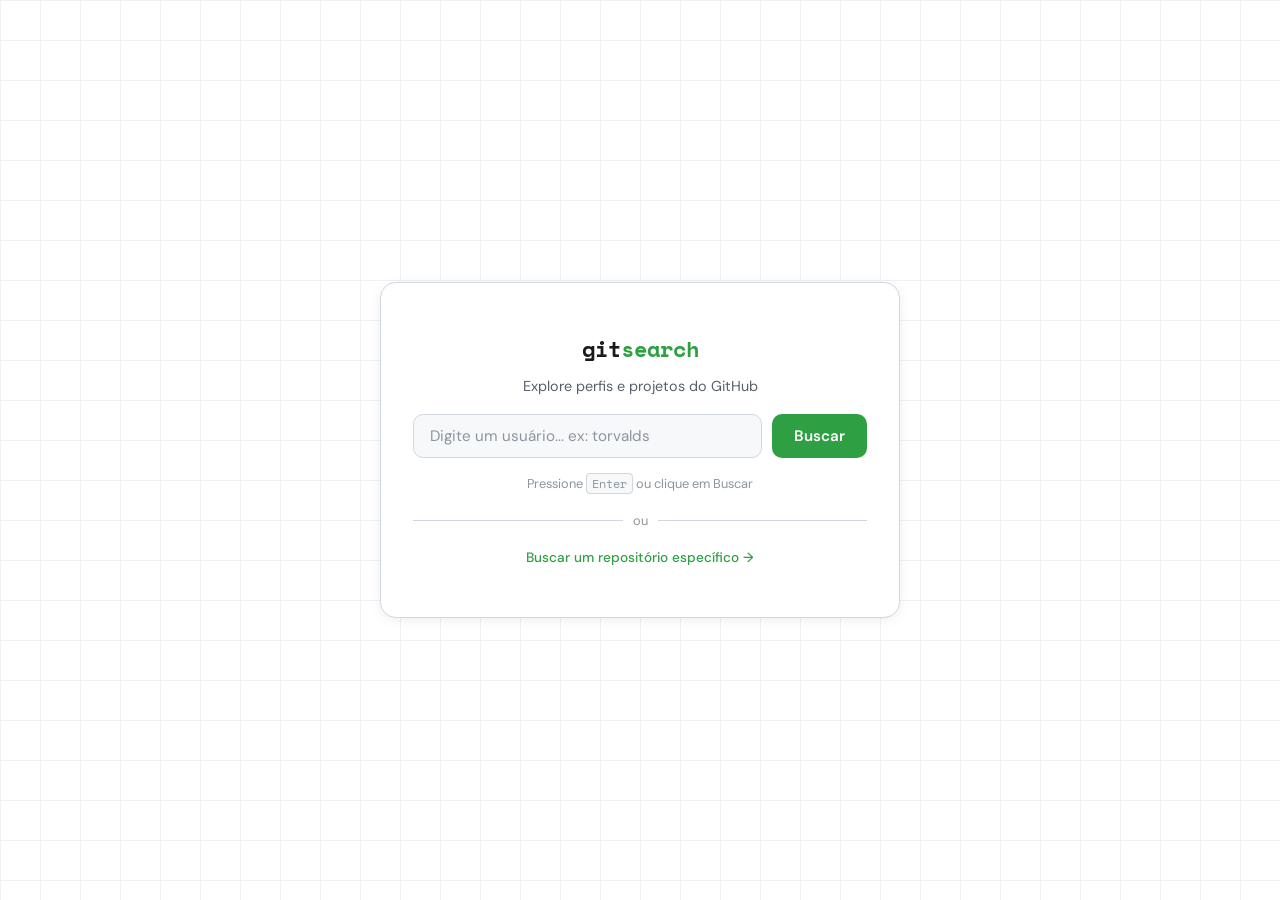
<file: src/main/resources/frontend/index.html>
<!DOCTYPE html>
<html lang="pt-BR">
<head>
  <meta charset="UTF-8">
  <meta name="viewport" content="width=device-width, initial-scale=1.0">
  <title>GitSearch</title>
  <link rel="preconnect" href="https://fonts.googleapis.com">
  <link href="https://fonts.googleapis.com/css2?family=Space+Mono:wght@400;700&family=DM+Sans:wght@400;500;600&display=swap" rel="stylesheet">
  <link rel="stylesheet" href="css/style.css">
</head>
<body class="search-page">

  <div class="search-container">

    <div class="brand">
      <span class="brand-git">git</span><span class="brand-search">search</span>
    </div>

    <p class="brand-sub">Explore perfis e projetos do GitHub</p>

    <div class="search-box">
      <input
        type="text"
        id="search-input"
        class="search-input"
        placeholder="Digite um usuário... ex: torvalds"
        autocomplete="off"
        spellcheck="false"
      >
      <button id="search-btn" class="search-btn">Buscar</button>
    </div>

    <p class="search-hint">Pressione <kbd>Enter</kbd> ou clique em Buscar</p>

    <p id="search-error" class="search-error hidden">Usuário não encontrado. Verifique o nome e tente novamente.</p>

    <div class="search-divider">ou</div>
    <a href="/repos.html" class="repo-search-link">Buscar um repositório específico →</a>

  </div>

  <div class="bg-grid"></div>

  <script src="js/search.js"></script>
</body>
</html>
</file>
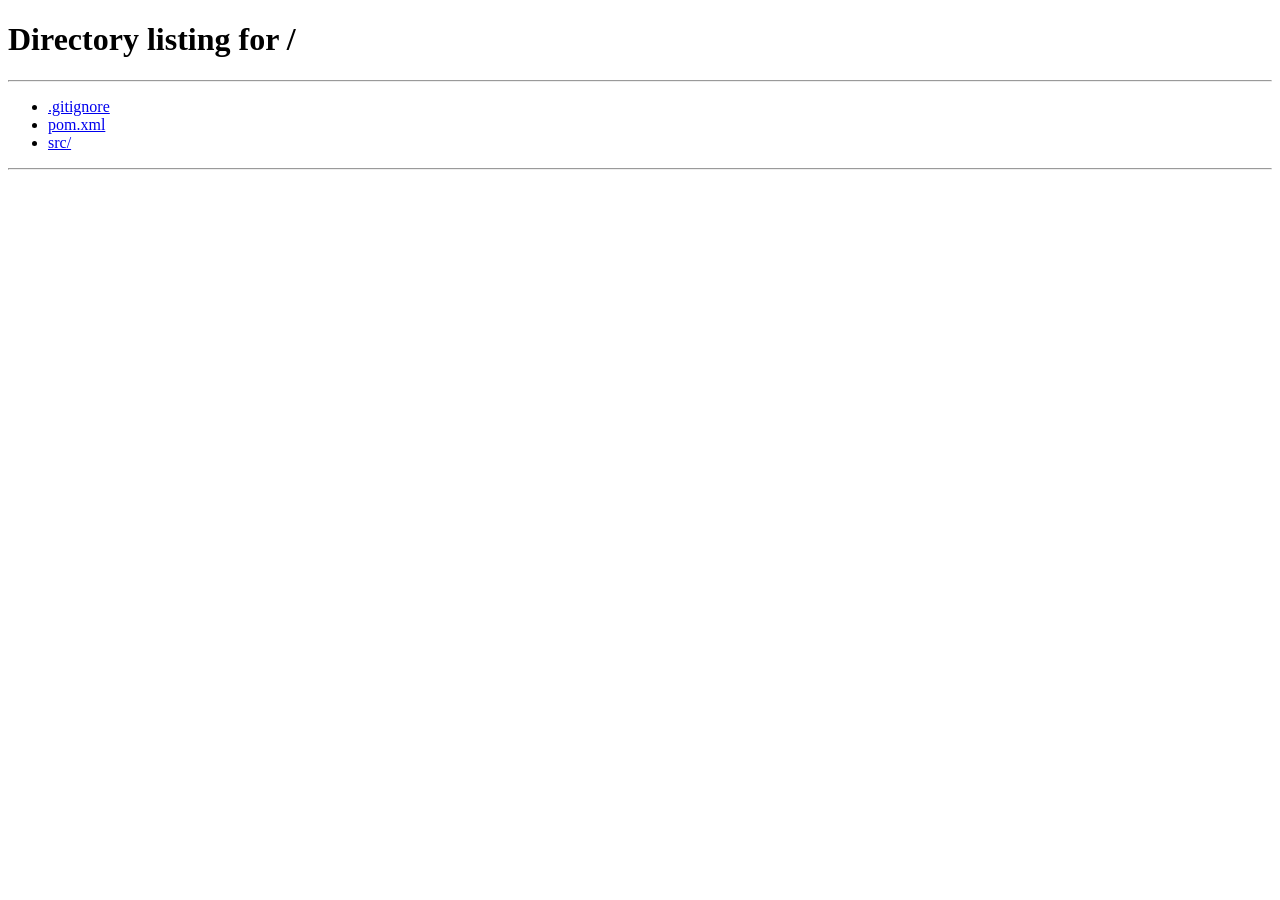
<file: src/main/resources/frontend/profile.html>
<!DOCTYPE html>
<html lang="pt-BR">
<head>
  <meta charset="UTF-8">
  <meta name="viewport" content="width=device-width, initial-scale=1.0">
  <title>GitSearch — Perfil</title>
  <link rel="preconnect" href="https://fonts.googleapis.com">
  <link href="https://fonts.googleapis.com/css2?family=Space+Mono:wght@400;700&family=DM+Sans:wght@400;500;600&display=swap" rel="stylesheet">
  <link rel="stylesheet" href="css/style.css">
</head>
<body class="profile-page">

  <!-- Header -->
  <header class="navbar">
    <a href="/" class="brand">
      <span class="brand-git">git</span><span class="brand-search">search</span>
    </a>
    <a href="/" class="back-btn">← Voltar</a>
  </header>

  <!-- Loader -->
  <div id="loader" class="loader">
    <div class="loader-spinner"></div>
    <p>Carregando perfil...</p>
  </div>

  <!-- Conteúdo principal -->
  <main id="content" class="profile-content hidden">
    <div class="profile-grid">

      <!-- Hero: avatar + info -->
      <section class="card hero-card">
        <img id="avatar" src="" alt="" class="avatar">
        <div class="hero-info">
          <h1 id="name" class="hero-name"></h1>
          <p id="login" class="hero-login"></p>
          <p id="bio" class="hero-bio"></p>
          <div class="hero-meta">
            <span id="location" class="meta-item hidden">
              <svg width="14" height="14" viewBox="0 0 16 16" fill="currentColor"><path d="M8 0a5.53 5.53 0 0 0-5.5 5.5c0 4.6 5.5 10.5 5.5 10.5s5.5-5.9 5.5-10.5A5.53 5.53 0 0 0 8 0zm0 8a2.5 2.5 0 1 1 0-5 2.5 2.5 0 0 1 0 5z"/></svg>
              <span id="location-text"></span>
            </span>
            <span id="company" class="meta-item hidden">
              <svg width="14" height="14" viewBox="0 0 16 16" fill="currentColor"><path d="M1 2.5A2.5 2.5 0 0 1 3.5 0h9A2.5 2.5 0 0 1 15 2.5v11a.5.5 0 0 1-.5.5H1.5a.5.5 0 0 1-.5-.5v-11z"/></svg>
              <span id="company-text"></span>
            </span>
            <a id="blog" class="meta-item hidden" target="_blank" rel="noopener">
              <svg width="14" height="14" viewBox="0 0 16 16" fill="currentColor"><path d="M4.715 6.542L3.343 7.914a3 3 0 1 0 4.243 4.243l1.828-1.829A3 3 0 0 0 8.586 5.5L8 6.086a1 1 0 0 0-.154.199 2 2 0 0 1 .861 3.337L6.88 11.45a2 2 0 1 1-2.83-2.83l.793-.792a4 4 0 0 1-.128-1.287z"/><path d="M6.586 4.672A3 3 0 0 0 7.414 9.5l.775-.776a2 2 0 0 1-.896-3.346L9.12 3.55a2 2 0 1 1 2.83 2.83l-.793.792c.112.42.155.855.128 1.287l1.372-1.372a3 3 0 1 0-4.243-4.243L6.586 4.672z"/></svg>
              <span id="blog-text"></span>
            </a>
          </div>
          <div class="hero-pills">
            <div class="pill"><span id="followers" class="pill-num"></span><span class="pill-lbl">seguidores</span></div>
            <div class="pill"><span id="following" class="pill-num"></span><span class="pill-lbl">seguindo</span></div>
            <div class="pill"><span id="public-repos" class="pill-num"></span><span class="pill-lbl">repositórios</span></div>
          </div>
        </div>
      </section>

      <!-- Stats -->
      <section class="stats-grid">
        <div class="stat-card">
          <span id="s-repos" class="stat-val">—</span>
          <span class="stat-lbl">Repositórios</span>
        </div>
        <div class="stat-card">
          <span id="s-stars" class="stat-val">—</span>
          <span class="stat-lbl">Stars recebidas</span>
        </div>
        <div class="stat-card">
          <span id="s-forks" class="stat-val">—</span>
          <span class="stat-lbl">Forks</span>
        </div>
        <div class="stat-card">
          <span id="s-langs" class="stat-val">—</span>
          <span class="stat-lbl">Linguagens</span>
        </div>
      </section>

      <!-- Linguagens -->
      <section class="card">
        <h2 class="card-title">Linguagens</h2>
        <div id="lang-bar" class="lang-bar"></div>
        <div id="lang-legend" class="lang-legend"></div>
      </section>

      <!-- Projetos em destaque -->
      <section class="card">
        <h2 class="card-title">Projetos em destaque</h2>
        <div id="projects-grid" class="projects-grid"></div>
      </section>

      <!-- Atividade recente -->
      <section class="card">
        <h2 class="card-title">Atividade recente</h2>
        <div id="activity-list" class="activity-list"></div>
      </section>

    </div>
  </main>

  <script src="js/profile.js"></script>
</body>
</html>
</file>
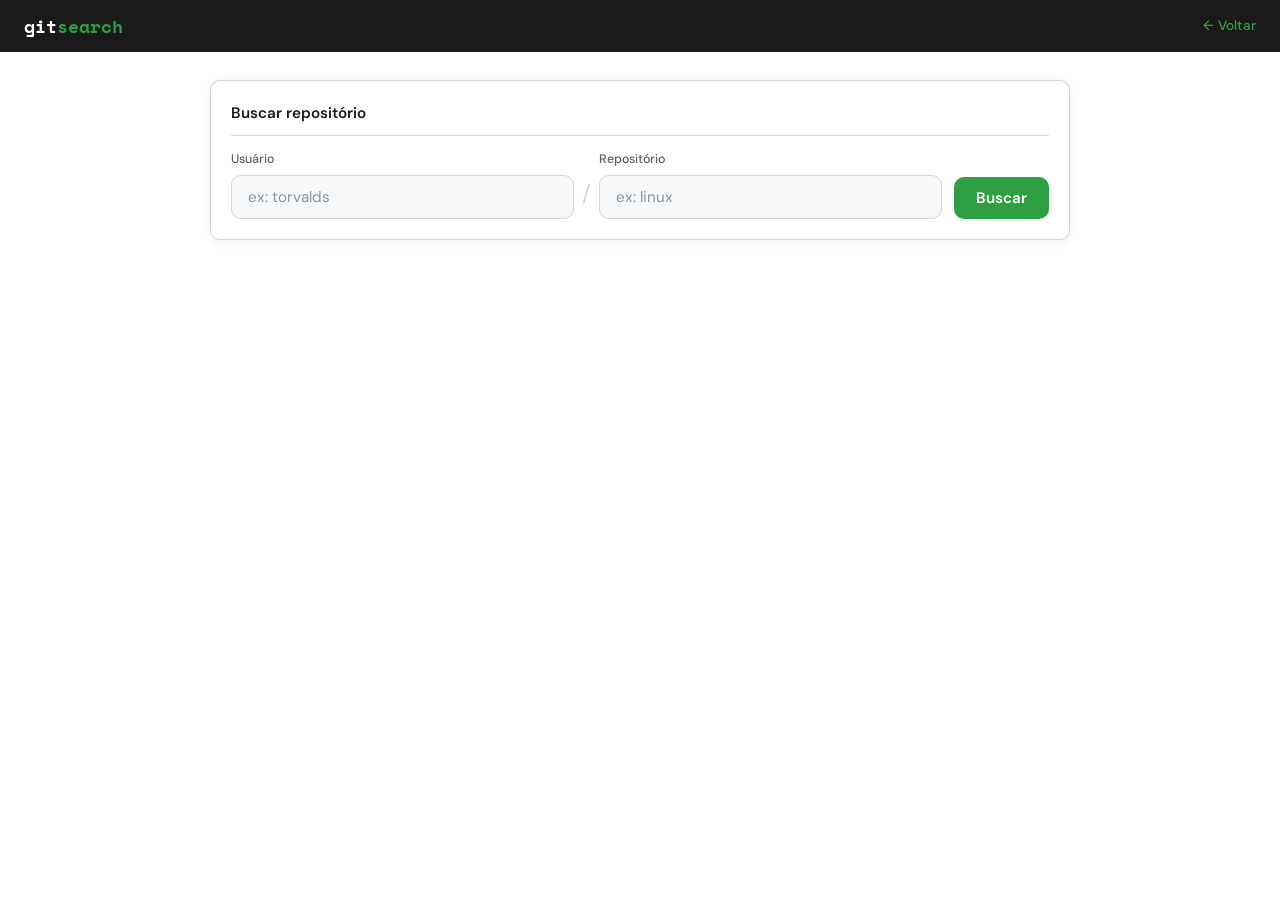
<file: src/main/resources/frontend/repos.html>
<!DOCTYPE html>
<html lang="pt-BR">
<head>
  <meta charset="UTF-8">
  <meta name="viewport" content="width=device-width, initial-scale=1.0">
  <title>GitSearch — Repositórios</title>
  <link rel="preconnect" href="https://fonts.googleapis.com">
  <link href="https://fonts.googleapis.com/css2?family=Space+Mono:wght@400;700&family=DM+Sans:wght@400;500;600&display=swap" rel="stylesheet">
  <link rel="stylesheet" href="css/style.css">
</head>
<body class="profile-page">

  <header class="navbar">
    <a href="/" class="brand">
      <span class="brand-git">git</span><span class="brand-search">search</span>
    </a>
    <a href="/" class="back-btn">← Voltar</a>
  </header>

  <main class="profile-content">
    <div class="profile-grid">

      <!-- Formulário de busca -->
      <section class="card">
        <h2 class="card-title">Buscar repositório</h2>
        <div class="repo-search-box">
          <div class="repo-search-fields">
            <div class="field-wrap">
              <label class="field-label" for="repo-user">Usuário</label>
              <input
                type="text"
                id="repo-user"
                class="search-input"
                placeholder="ex: torvalds"
                autocomplete="off"
                spellcheck="false"
              >
            </div>
            <span class="field-sep">/</span>
            <div class="field-wrap">
              <label class="field-label" for="repo-name">Repositório</label>
              <input
                type="text"
                id="repo-name"
                class="search-input"
                placeholder="ex: linux"
                autocomplete="off"
                spellcheck="false"
              >
            </div>
          </div>
          <button id="repo-btn" class="search-btn">Buscar</button>
        </div>
        <p id="repo-error" class="search-error hidden"></p>
      </section>

      <!-- Resultado -->
      <div id="repo-result" class="hidden">

        <section class="card repo-result-card">
          <div class="repo-result-header">
            <div>
              <a id="r-link" href="#" target="_blank" rel="noopener" class="repo-result-name"></a>
              <p id="r-desc" class="repo-result-desc"></p>
            </div>
            <a id="r-gh-link" href="#" target="_blank" rel="noopener" class="btn-github">
              Ver no GitHub →
            </a>
          </div>

          <!-- Stats -->
          <div class="repo-stats">
            <div class="repo-stat-item">
              <span class="repo-stat-val" id="r-stars">—</span>
              <span class="repo-stat-lbl">Stars</span>
            </div>
            <div class="repo-stat-item">
              <span class="repo-stat-val" id="r-forks">—</span>
              <span class="repo-stat-lbl">Forks</span>
            </div>
            <div class="repo-stat-item">
              <span class="repo-stat-val" id="r-watchers">—</span>
              <span class="repo-stat-lbl">Watchers</span>
            </div>
            <div class="repo-stat-item">
              <span class="repo-stat-val" id="r-issues">—</span>
              <span class="repo-stat-lbl">Issues abertas</span>
            </div>
          </div>

          <!-- Detalhes -->
          <div class="repo-details">
            <div class="repo-detail-row">
              <span class="repo-detail-label">Linguagem</span>
              <span id="r-lang" class="repo-detail-val"></span>
            </div>
            <div class="repo-detail-row">
              <span class="repo-detail-label">Criado em</span>
              <span id="r-created" class="repo-detail-val"></span>
            </div>
            <div class="repo-detail-row">
              <span class="repo-detail-label">Último update</span>
              <span id="r-updated" class="repo-detail-val"></span>
            </div>
            <div id="r-license-row" class="repo-detail-row hidden">
              <span class="repo-detail-label">Licença</span>
              <span id="r-license" class="repo-detail-val"></span>
            </div>
          </div>

          <!-- Tópicos -->
          <div id="r-topics-wrap" class="repo-topics-wrap hidden">
            <span class="repo-detail-label">Tópicos</span>
            <div id="r-topics" class="repo-topics-list"></div>
          </div>

        </section>

      </div>

    </div>
  </main>

  <script src="js/repos.js"></script>
</body>
</html>
</file>
<file: src/main/resources/frontend/css/style.css>
/* ── Variáveis ──────────────────────────────────────── */
:root {
  --black:    #1a1a1a;
  --green:    #2ea043;
  --green-lt: #d4f0dc;
  --white:    #ffffff;
  --surface:  #f6f8fa;
  --border:   #d0d7de;
  --muted:    #57606a;
  --hint:     #8c959f;
  --radius:   10px;
  --radius-sm: 6px;
  --shadow:   0 2px 12px rgba(0,0,0,.07);
  --font-mono: 'Space Mono', monospace;
  --font-body: 'DM Sans', sans-serif;
}

/* ── Reset ──────────────────────────────────────────── */
*, *::before, *::after { box-sizing: border-box; margin: 0; padding: 0; }
html { scroll-behavior: smooth; }
body { font-family: var(--font-body); background: var(--white); color: var(--black); line-height: 1.6; }
a { color: var(--green); text-decoration: none; }
a:hover { text-decoration: underline; }
img { display: block; }

/* ── Utilitários ────────────────────────────────────── */
.hidden { display: none !important; }

/* ── Brand ──────────────────────────────────────────── */
.brand { font-family: var(--font-mono); font-size: 1.4rem; font-weight: 700; }
.brand-git    { color: var(--black); }
.brand-search { color: var(--green); }

/* ════════════════════════════════════════════════════
   PÁGINA DE BUSCA
════════════════════════════════════════════════════ */
.search-page {
  min-height: 100vh;
  display: flex;
  align-items: center;
  justify-content: center;
  overflow: hidden;
  position: relative;
}

/* grade de fundo */
.bg-grid {
  position: fixed; inset: 0; z-index: 0;
  background-image:
    linear-gradient(var(--border) 1px, transparent 1px),
    linear-gradient(90deg, var(--border) 1px, transparent 1px);
  background-size: 40px 40px;
  opacity: .35;
  pointer-events: none;
}

.search-container {
  position: relative; z-index: 1;
  display: flex; flex-direction: column; align-items: center;
  gap: 16px;
  padding: 48px 32px;
  background: var(--white);
  border: 1px solid var(--border);
  border-radius: 16px;
  box-shadow: var(--shadow);
  width: 100%; max-width: 520px;
  margin: 24px;
  animation: fadeUp .4s ease both;
}

@keyframes fadeUp {
  from { opacity: 0; transform: translateY(16px); }
  to   { opacity: 1; transform: translateY(0); }
}

.brand-sub {
  font-size: .9rem;
  color: var(--muted);
  margin-top: -8px;
}

.search-box {
  display: flex;
  gap: 10px;
  width: 100%;
}

.search-input {
  flex: 1;
  padding: 11px 16px;
  border: 1.5px solid var(--border);
  border-radius: var(--radius);
  font-family: var(--font-body);
  font-size: .95rem;
  background: var(--surface);
  color: var(--black);
  outline: none;
  transition: border-color .2s, background .2s;
}
.search-input:focus {
  border-color: var(--green);
  background: var(--white);
}
.search-input::placeholder { color: var(--hint); }

.search-btn {
  padding: 11px 22px;
  background: var(--green);
  color: var(--white);
  border: none;
  border-radius: var(--radius);
  font-family: var(--font-body);
  font-size: .95rem;
  font-weight: 600;
  cursor: pointer;
  transition: background .2s, transform .1s;
  white-space: nowrap;
}
.search-btn:hover  { background: #26903a; }
.search-btn:active { transform: scale(.97); }

.search-hint {
  font-size: .8rem;
  color: var(--hint);
}
.search-hint kbd {
  background: var(--surface);
  border: 1px solid var(--border);
  border-radius: 4px;
  padding: 1px 5px;
  font-family: var(--font-mono);
  font-size: .75rem;
}

.search-error {
  font-size: .85rem;
  color: #cf222e;
  background: #fff0f0;
  border: 1px solid #ffcece;
  border-radius: var(--radius-sm);
  padding: 8px 14px;
  width: 100%;
  text-align: center;
}

/* ════════════════════════════════════════════════════
   PÁGINA DE PERFIL
════════════════════════════════════════════════════ */

/* Navbar */
.navbar {
  position: sticky; top: 0; z-index: 100;
  background: var(--black);
  padding: 12px 24px;
  display: flex; align-items: center; justify-content: space-between;
}
.navbar .brand { font-size: 1.1rem; }
.navbar .brand-git { color: var(--white); }

.back-btn {
  font-size: .85rem;
  color: var(--green);
  font-weight: 500;
  transition: opacity .2s;
}
.back-btn:hover { opacity: .8; text-decoration: none; }

/* Loader */
.loader {
  display: flex; flex-direction: column; align-items: center; justify-content: center;
  gap: 14px; min-height: calc(100vh - 50px);
  color: var(--muted); font-size: .9rem;
}
.loader-spinner {
  width: 36px; height: 36px;
  border: 3px solid var(--border);
  border-top-color: var(--green);
  border-radius: 50%;
  animation: spin .7s linear infinite;
}
@keyframes spin { to { transform: rotate(360deg); } }

/* Layout principal */
.profile-content { animation: fadeUp .35s ease both; }

.profile-grid {
  max-width: 900px;
  margin: 0 auto;
  padding: 28px 20px 48px;
  display: flex;
  flex-direction: column;
  gap: 16px;
}

/* Card base */
.card {
  background: var(--white);
  border: 1px solid var(--border);
  border-radius: var(--radius);
  padding: 20px;
  box-shadow: var(--shadow);
}

.card-title {
  font-size: .95rem;
  font-weight: 600;
  color: var(--black);
  margin-bottom: 14px;
  padding-bottom: 10px;
  border-bottom: 1px solid var(--border);
}

/* Hero card */
.hero-card {
  display: flex;
  gap: 24px;
  align-items: flex-start;
}

.avatar {
  width: 88px; height: 88px;
  border-radius: 50%;
  border: 3px solid var(--border);
  flex-shrink: 0;
  background: var(--surface);
  transition: border-color .2s;
}
.avatar:hover { border-color: var(--green); }

.hero-info { flex: 1; }

.hero-name {
  font-size: 1.3rem;
  font-weight: 700;
  line-height: 1.2;
  margin-bottom: 2px;
}
.hero-login {
  font-family: var(--font-mono);
  font-size: .82rem;
  color: var(--muted);
  margin-bottom: 8px;
}
.hero-bio {
  font-size: .9rem;
  color: var(--black);
  margin-bottom: 10px;
  max-width: 500px;
}

.hero-meta {
  display: flex; flex-wrap: wrap; gap: 14px;
  margin-bottom: 14px;
}
.meta-item {
  display: flex; align-items: center; gap: 5px;
  font-size: .82rem; color: var(--muted);
}
.meta-item svg { flex-shrink: 0; }

.hero-pills {
  display: flex; gap: 10px; flex-wrap: wrap;
}
.pill {
  display: flex; align-items: center; gap: 6px;
  background: var(--surface);
  border: 1px solid var(--border);
  border-radius: 99px;
  padding: 4px 12px;
}
.pill-num {
  font-family: var(--font-mono);
  font-size: .85rem;
  font-weight: 700;
  color: var(--black);
}
.pill-lbl { font-size: .75rem; color: var(--muted); }

/* Stats */
.stats-grid {
  display: grid;
  grid-template-columns: repeat(4, 1fr);
  gap: 12px;
}
.stat-card {
  background: var(--white);
  border: 1px solid var(--border);
  border-radius: var(--radius);
  padding: 16px;
  text-align: center;
  box-shadow: var(--shadow);
  transition: border-color .2s, transform .2s;
}
.stat-card:hover { border-color: var(--green); transform: translateY(-2px); }
.stat-val {
  display: block;
  font-family: var(--font-mono);
  font-size: 1.5rem;
  font-weight: 700;
  color: var(--green);
  line-height: 1;
  margin-bottom: 4px;
}
.stat-lbl { font-size: .75rem; color: var(--muted); }

/* Linguagens */
.lang-bar {
  height: 10px;
  border-radius: 99px;
  overflow: hidden;
  display: flex;
  background: var(--border);
  margin-bottom: 12px;
}
.lang-segment { height: 100%; transition: flex .5s ease; }

.lang-legend {
  display: flex; flex-wrap: wrap; gap: 12px;
}
.lang-item {
  display: flex; align-items: center; gap: 5px;
  font-size: .8rem; color: var(--muted);
}
.lang-dot {
  width: 10px; height: 10px;
  border-radius: 50%; flex-shrink: 0;
}

/* Projetos em destaque */
.projects-grid {
  display: grid;
  grid-template-columns: repeat(2, 1fr);
  gap: 12px;
}
.project-card {
  border: 1px solid var(--border);
  border-radius: var(--radius);
  padding: 14px;
  display: flex; flex-direction: column; gap: 6px;
  transition: border-color .2s, transform .2s;
  background: var(--surface);
}
.project-card:hover { border-color: var(--green); transform: translateY(-2px); }

.project-name {
  font-weight: 600;
  font-size: .9rem;
  color: var(--green);
}
.project-name:hover { text-decoration: underline; }

.project-desc {
  font-size: .8rem;
  color: var(--muted);
  flex: 1;
  display: -webkit-box;
  -webkit-line-clamp: 2;
  -webkit-box-orient: vertical;
  overflow: hidden;
}

.project-meta {
  display: flex; gap: 12px; flex-wrap: wrap;
  margin-top: 4px;
}
.project-stat {
  display: flex; align-items: center; gap: 4px;
  font-size: .77rem; color: var(--muted);
}

.project-lang-dot {
  width: 9px; height: 9px;
  border-radius: 50%; display: inline-block;
}

.project-topics {
  display: flex; flex-wrap: wrap; gap: 5px;
}
.topic {
  background: var(--green-lt);
  color: #1a7f37;
  border-radius: 99px;
  padding: 2px 8px;
  font-size: .72rem;
  font-weight: 500;
}

/* Atividade recente */
.activity-list {
  display: flex; flex-direction: column; gap: 2px;
}
.activity-item {
  display: flex; align-items: center; gap: 12px;
  padding: 10px 8px;
  border-radius: var(--radius-sm);
  transition: background .15s;
}
.activity-item:hover { background: var(--surface); }

.activity-icon {
  width: 32px; height: 32px;
  border-radius: 50%;
  background: var(--surface);
  border: 1px solid var(--border);
  display: flex; align-items: center; justify-content: center;
  font-size: 14px; flex-shrink: 0;
}
.activity-body { flex: 1; }
.activity-title {
  font-size: .85rem;
  color: var(--black);
}
.activity-title .repo {
  color: var(--green);
  font-weight: 500;
}
.activity-time {
  font-size: .75rem;
  color: var(--hint);
  margin-left: auto;
  white-space: nowrap;
}

/* ── Responsivo ─────────────────────────────────────── */
@media (max-width: 640px) {
  .hero-card { flex-direction: column; align-items: center; text-align: center; }
  .hero-meta { justify-content: center; }
  .hero-pills { justify-content: center; }
  .stats-grid { grid-template-columns: repeat(2, 1fr); }
  .projects-grid { grid-template-columns: 1fr; }
  .avatar { width: 72px; height: 72px; }
}

/* ── Link repo na busca ─────────────────────────────── */
.search-divider {
  font-size: .8rem; color: var(--hint);
  display: flex; align-items: center; gap: 10px; width: 100%;
}
.search-divider::before,
.search-divider::after {
  content: ''; flex: 1;
  height: 1px; background: var(--border);
}
.repo-search-link {
  font-size: .85rem; font-weight: 500;
  color: var(--green);
  transition: opacity .2s;
}
.repo-search-link:hover { opacity: .75; text-decoration: none; }

/* ── Página de repositório ──────────────────────────── */
.repo-search-box {
  display: flex; gap: 12px; align-items: flex-end; flex-wrap: wrap;
}
.repo-search-fields {
  display: flex; align-items: flex-end; gap: 8px; flex: 1;
}
.field-wrap { display: flex; flex-direction: column; gap: 5px; flex: 1; }
.field-label { font-size: .78rem; font-weight: 500; color: var(--muted); }
.field-sep {
  font-size: 1.4rem; color: var(--border);
  padding-bottom: 8px; flex-shrink: 0;
}

.repo-result-card { display: flex; flex-direction: column; gap: 20px; }

.repo-result-header {
  display: flex; justify-content: space-between;
  align-items: flex-start; gap: 16px; flex-wrap: wrap;
}
.repo-result-name {
  font-family: var(--font-mono);
  font-size: 1.1rem; font-weight: 700;
  color: var(--green);
}
.repo-result-name:hover { text-decoration: underline; }
.repo-result-desc {
  font-size: .88rem; color: var(--muted); margin-top: 4px;
}

.btn-github {
  display: inline-flex; align-items: center;
  padding: 8px 16px;
  background: var(--black); color: var(--white);
  border-radius: var(--radius); font-size: .85rem; font-weight: 600;
  white-space: nowrap;
  transition: background .2s;
}
.btn-github:hover { background: #333; text-decoration: none; }

.repo-stats {
  display: grid; grid-template-columns: repeat(4, 1fr); gap: 12px;
}
.repo-stat-item {
  background: var(--surface); border: 1px solid var(--border);
  border-radius: var(--radius); padding: 14px;
  text-align: center;
}
.repo-stat-val {
  display: block;
  font-family: var(--font-mono); font-size: 1.3rem; font-weight: 700;
  color: var(--green); margin-bottom: 4px;
}
.repo-stat-lbl { font-size: .75rem; color: var(--muted); }

.repo-details {
  display: flex; flex-direction: column; gap: 0;
  border: 1px solid var(--border); border-radius: var(--radius);
  overflow: hidden;
}
.repo-detail-row {
  display: flex; align-items: center;
  padding: 10px 14px; gap: 12px;
  border-bottom: 1px solid var(--border);
  background: var(--white);
}
.repo-detail-row:last-child { border-bottom: none; }
.repo-detail-row:nth-child(even) { background: var(--surface); }
.repo-detail-label {
  font-size: .8rem; font-weight: 600; color: var(--muted);
  min-width: 110px;
}
.repo-detail-val { font-size: .85rem; color: var(--black); }

.repo-topics-wrap {
  display: flex; flex-direction: column; gap: 8px;
}
.repo-topics-list { display: flex; flex-wrap: wrap; gap: 6px; }

@media (max-width: 640px) {
  .repo-stats { grid-template-columns: repeat(2, 1fr); }
  .repo-search-fields { flex-wrap: wrap; }
  .field-sep { display: none; }
}
</file>
